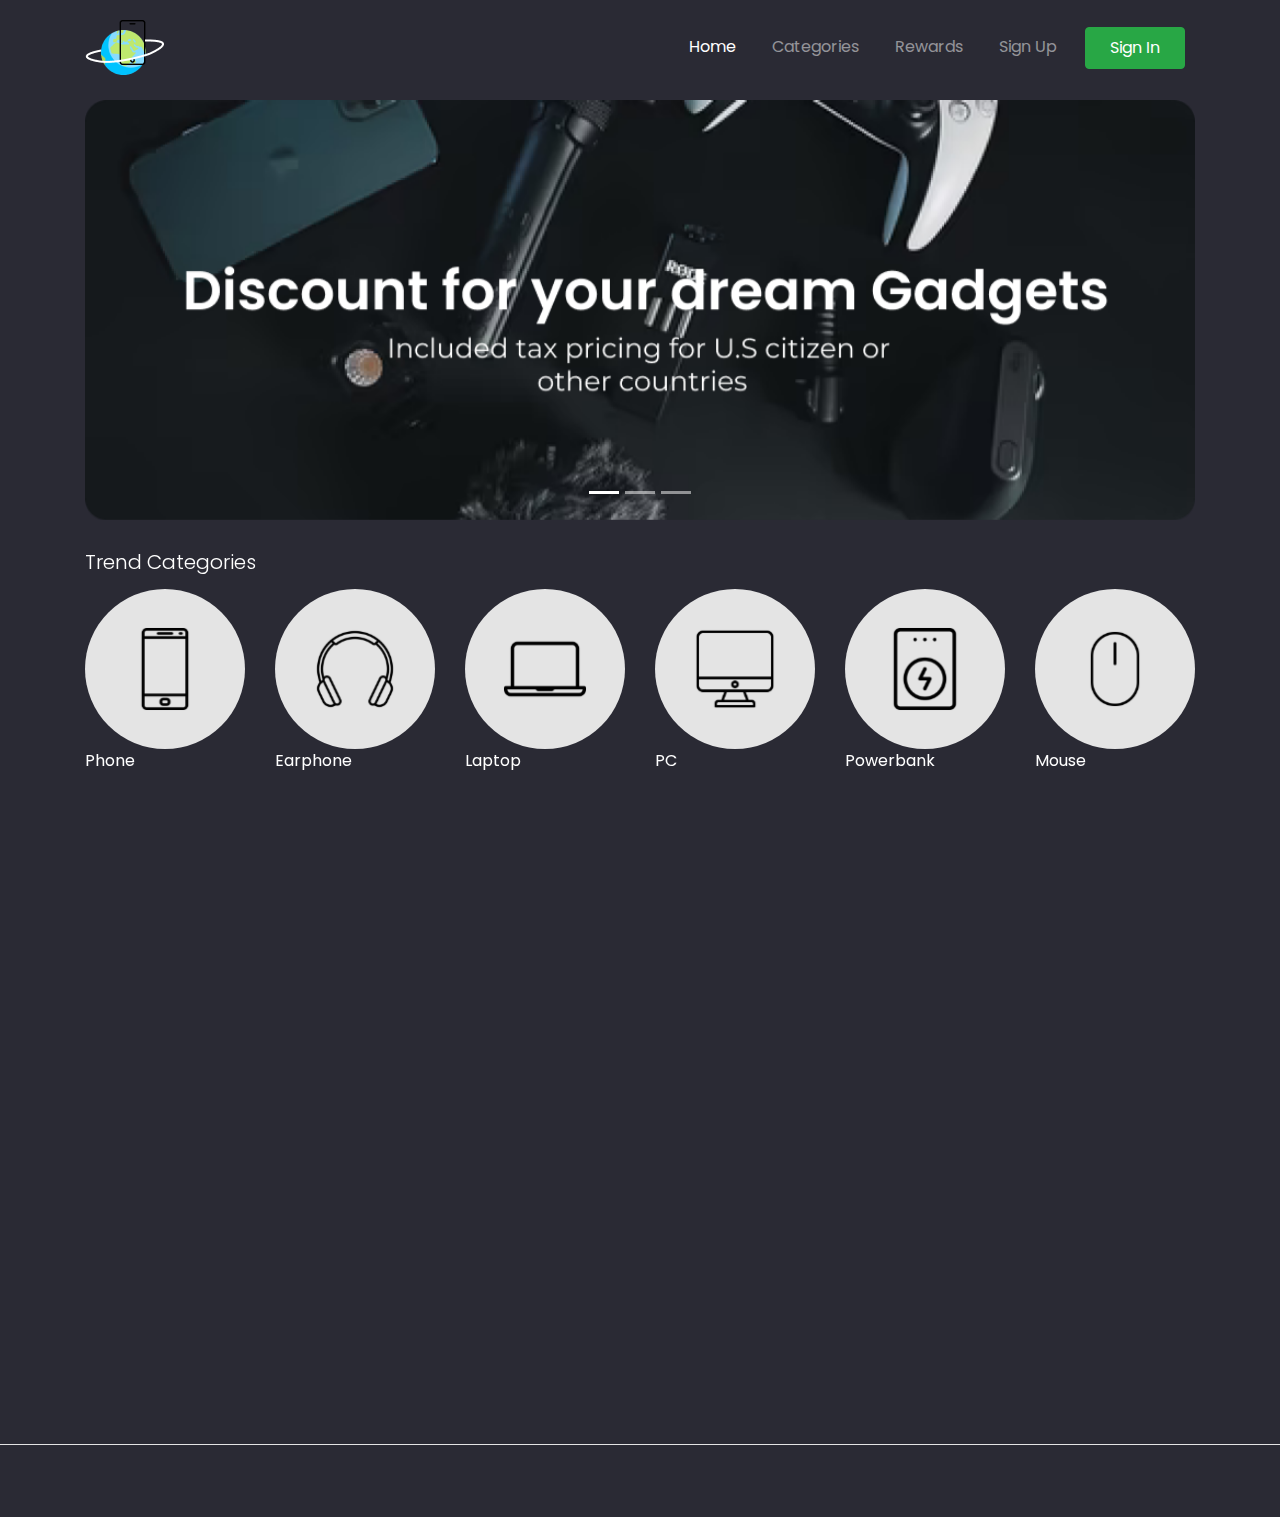
<file: index.html>
<!DOCTYPE html>
<html lang="en">
  <head>
    <meta charset="utf-8" />
    <meta
      name="viewport"
      content="width=device-width, initial-scale=1, shrink-to-fit=no"
    />
    <meta name="description" content="" />
    <meta name="author" content="" />
 
    <title>GadgetAh! - Your Best Gadget Store</title>
 
    <link href="https://unpkg.com/aos@2.3.1/dist/aos.css" rel="stylesheet" />
    <link href="style/main.css" rel="stylesheet" />
  </head>
 
  <body>
  <!-- TODO 3 Make navigation bar markup -->
  <nav
      class="navbar navbar-expand-lg navbar-dark 
      navbar-store fixed-top navbar-fixed-top"
      style="background-color: #2A2A34;"
      data-aos="fade-down">
      <div class="container">
        <a class="navbar-brand" href="/index.html">
          <img src="/images/Logo.png" alt="" />
        </a>
        <button
          class="navbar-toggler"
          type="button"
          data-toggle="collapse"
          data-target="#navbarResponsive">
          <span class="navbar-toggler-icon"></span>
        </button>
        <div class="collapse navbar-collapse" id="navbarResponsive">
          <ul class="navbar-nav ml-auto">
            <li class="nav-item active">
              <a class="nav-link" href="/">Home </a>
            </li>
            <li class="nav-item">
              <a class="nav-link" href="/categories.html">Categories</a>
            </li>
            <li class="nav-item">
              <a class="nav-link" href="#">Rewards</a>
            </li>
            <li class="nav-item">
              <a class="nav-link" href="/register.html">Sign Up</a>
            </li>
            <li class="nav-item">
              <a
                class="btn btn-success nav-link px-4 text-white"
                href="/login.html"
                >Sign In</a
              >
            </li>
          </ul>
        </div>
      </div>
    </nav>
    
    <div class="page-content page-home">
    
    <!-- TODO 7 Make Carousel -->
    <section class="store-carousel">
      <div class="container">
        <div class="row">
          <div class="col-lg-12" data-aos="zoom-in">
            <div class="carousel slide" id="storeCarousel" data-ride="carousel">
              <ol class="carousel-indicators">
                <li class="active" data-target="#storeCarousel" data-slide-to="0"></li>
                <li data-target="#storeCarousel" data-slide-to="1"></li>
                <li data-target="#storeCarousel" data-slide-to="2"></li>
              </ol>
              <div class="carousel-inner">
                <div class="carousel-item active">
                  <img src="/images/banner.png" alt="" class="d-block w-100">
                </div>
                <div class="carousel-item">
                  <img src="/images/banner1.png" alt="" class="d-block w-100">
                </div>
                <div class="carousel-item">
                  <img src="/images/banner3.png" alt="" class="d-block w-100">
                </div>
              </div>
            </div>
          </div>
        </div>
      </div> 
    </section>
 
    <!-- TODO 8 Make Trend Categories -->
    <section class="store-trend-categories">
        <div class="container">
          <div class="row">
            <div class="col-12" data-aos="fade-up">
              <h5>Trend Categories</h5>
            </div>
          </div>
          <div class="row">
            <div
              class="col-6 col-md-3 col-lg-2"
              data-aos="fade-up"
              data-aos-delay="100"
            >
              <a class="component-categories d-block" href="#">
                <div class="categories-image">
                  <img
                    src="/images/categories-phone.svg"
                    alt="Gadgets Categories"
                    class="w-100"
                  />
                </div>
                <p class="categories-text">
                  Phone
                </p>
              </a>
            </div>
              <div class="col-4 col-md-3 col-lg-2" data-aos="fade-up" data-aos-delay="200">
                <a href="#" class="component-categories d-block">
                  <div class="categories-image">
                    <img src="/images/categories-earphone.svg" alt="" class="w-100">
                  </div>
                  <p class="categories-text">
                    Earphone
                  </p>
                </a>
              </div>
              <div class="col-4 col-md-3 col-lg-2" data-aos="fade-up" data-aos-delay="300">
              <a href="#" class="component-categories d-block">
                <div class="categories-image">
                  <img src="/images/categories-laptop'.svg" alt="" class="w-100">
                </div>
                <p class="categories-text">
                  Laptop
                </p>
              </a>
            </div>
            <div class="col-4 col-md-3 col-lg-2" data-aos="fade-up" data-aos-delay="400">
              <a href="#" class="component-categories d-block">
                <div class="categories-image">
                  <img src="/images/categories-pc.svg" alt="" class="w-100">
                </div>
                <p class="categories-text">
                  PC
                </p>
              </a>
            </div>
            <div class="col-4 col-md-3 col-lg-2" data-aos="fade-up" data-aos-delay="500">
              <a href="#" class="component-categories d-block">
                <div class="categories-image">
                  <img src="/images/categories-powerbank.svg" alt="" class="w-100">
                </div>
                <p class="categories-text">
                  Powerbank
                </p>
              </a>
            </div>
            <div class="col-4 col-md-3 col-lg-2" data-aos="fade-up" data-aos-delay="600">
              <a href="#" class="component-categories d-block">
                <div class="categories-image">
                  <img src="/images/categories-mouse.svg" alt="" class="w-100">
                </div>
                <p class="categories-text">
                  Mouse
                </p>
              </a>
            </div>
          </div>
        </div>
    </section>
 
    <!-- TODO 10 make new Products  -->
    <section class="store-new-products">
        <div class="container">
          <div class="row">
            <div class="col-12" data-aos="fade-up">
                <h5>New Products</h5>
            </div>
          </div>
          <div class="row">
            <div class="col-6 col-md-4 col-lg-3" data-aos="fade-up" data-aos-delay="100">
              <a href="/details.html" class="component-products d-block">
                <div class="products-thumbnail">
                  <div class="products-image" style="background-image: url('/images/new-product-iphone.png')">
 
                  </div>
                </div>
                <div class="products-text">
                  Iphone XS Max
                </div>
                <div class="products-price">
                  $106,290
                </div>
              </a>
            </div>
            <div class="col-6 col-md-4 col-lg-3" data-aos="fade-up" data-aos-delay="200">
              <a href="/details.html" class="component-products d-block">
                <div class="products-thumbnail">
                  <div class="products-image" style="background-image: url('/images/new-product-earphone.png')">
 
                  </div>
                </div>
                <div class="products-text">
                  Sony WF-1000XM3
                </div>
                <div class="products-price">
                  $9,509
                </div>
              </a>
            </div>
            <div class="col-6 col-md-4 col-lg-3" data-aos="fade-up" data-aos-delay="300">
              <a href="/details.html" class="component-products d-block">
                <div class="products-thumbnail">
                  <div class="products-image" style="background-image: url('/images/new-product-laptop.png')">
 
                  </div>
                </div>
                <div class="products-text">
                  Macbook Pro 2021
                </div>
                <div class="products-price">
                  $110,409
                </div>
              </a>
            </div>
            <div class="col-6 col-md-4 col-lg-3" data-aos="fade-up" data-aos-delay="400">
              <a href="/details.html" class="component-products d-block">
                <div class="products-thumbnail">
                  <div class="products-image" style="background-image: url('/images/new-product-powerbank.png')">
                  </div>
                </div>
                <div class="products-text">
                  agefis Wood Powerbank 
                </div>
                <div class="products-price">
                  $225
                </div>
              </a>
            </div>
            <div class="col-6 col-md-4 col-lg-3" data-aos="fade-up" data-aos-delay="500">
              <a href="/details.html" class="component-products d-block">
                <div class="products-thumbnail">
                  <div class="products-image" style="background-image: url('/images/new-product-mouse.png')">
 
                  </div>
                </div>
                <div class="products-text">
                  Black Gaming Mouse
                </div>
                <div class="products-price">
                  $15,184
                </div>
              </a>
            </div>
            <div class="col-6 col-md-4 col-lg-3" data-aos="fade-up" data-aos-delay="600">
              <a href="/details.html" class="component-products d-block">
                <div class="products-thumbnail">
                  <div class="products-image" style="background-image: url('/images/new-product-drone.png')">
 
                  </div>
                </div>
                <div class="products-text">
                    Drone  E-273
                </div>
                <div class="products-price">
                  $42,503
                </div>
              </a>
            </div>
            <div class="col-6 col-md-4 col-lg-3" data-aos="fade-up" data-aos-delay="700">
              <a href="/details.html" class="component-products d-block">
                <div class="products-thumbnail">
                  <div class="products-image" style="background-image: url('/images/new-product-phone2.png')">
 
                  </div>
                </div>
                <div class="products-text">
                  Iphone 13 Pro Max
                </div>
                <div class="products-price">
                  $130,482
                </div>
              </a>
            </div>
            <div class="col-6 col-md-4 col-lg-3" data-aos="fade-up" data-aos-delay="800">
              <a href="/details.html" class="component-products d-block">
                <div class="products-thumbnail">
                  <div class="products-image" style="background-image: url('/images/new-product-imac.png')">
                  </div>
                </div>
                <div class="products-text">
                  iMac
                </div>
                <div class="products-price">
                  $25,783
                </div>
              </a>
            </div>
          </div>
        </div>
    </section>
    </div>
 
    <!-- TODO 12 make footer -->
    <footer>
      <div class="container">
        <div class="row">
          <div class="col-12 text-center">
            <p class="pt-4 pb-2">
              2021 Copyright Store. All Rights Reserved
            </p>
          </div>
        </div>
      </div>
    </footer>
 
    <!-- Bootstrap core JavaScript -->
    <script src="/vendor/jquery/jquery.slim.min.js"></script>
    <script src="/vendor/bootstrap/js/bootstrap.bundle.min.js"></script>
    <script src="https://unpkg.com/aos@2.3.1/dist/aos.js"></script>
    <script>
      AOS.init();
    </script>
    <script src="/script/navbar-scroll.js"></script>
  </body>
</html>
</file>
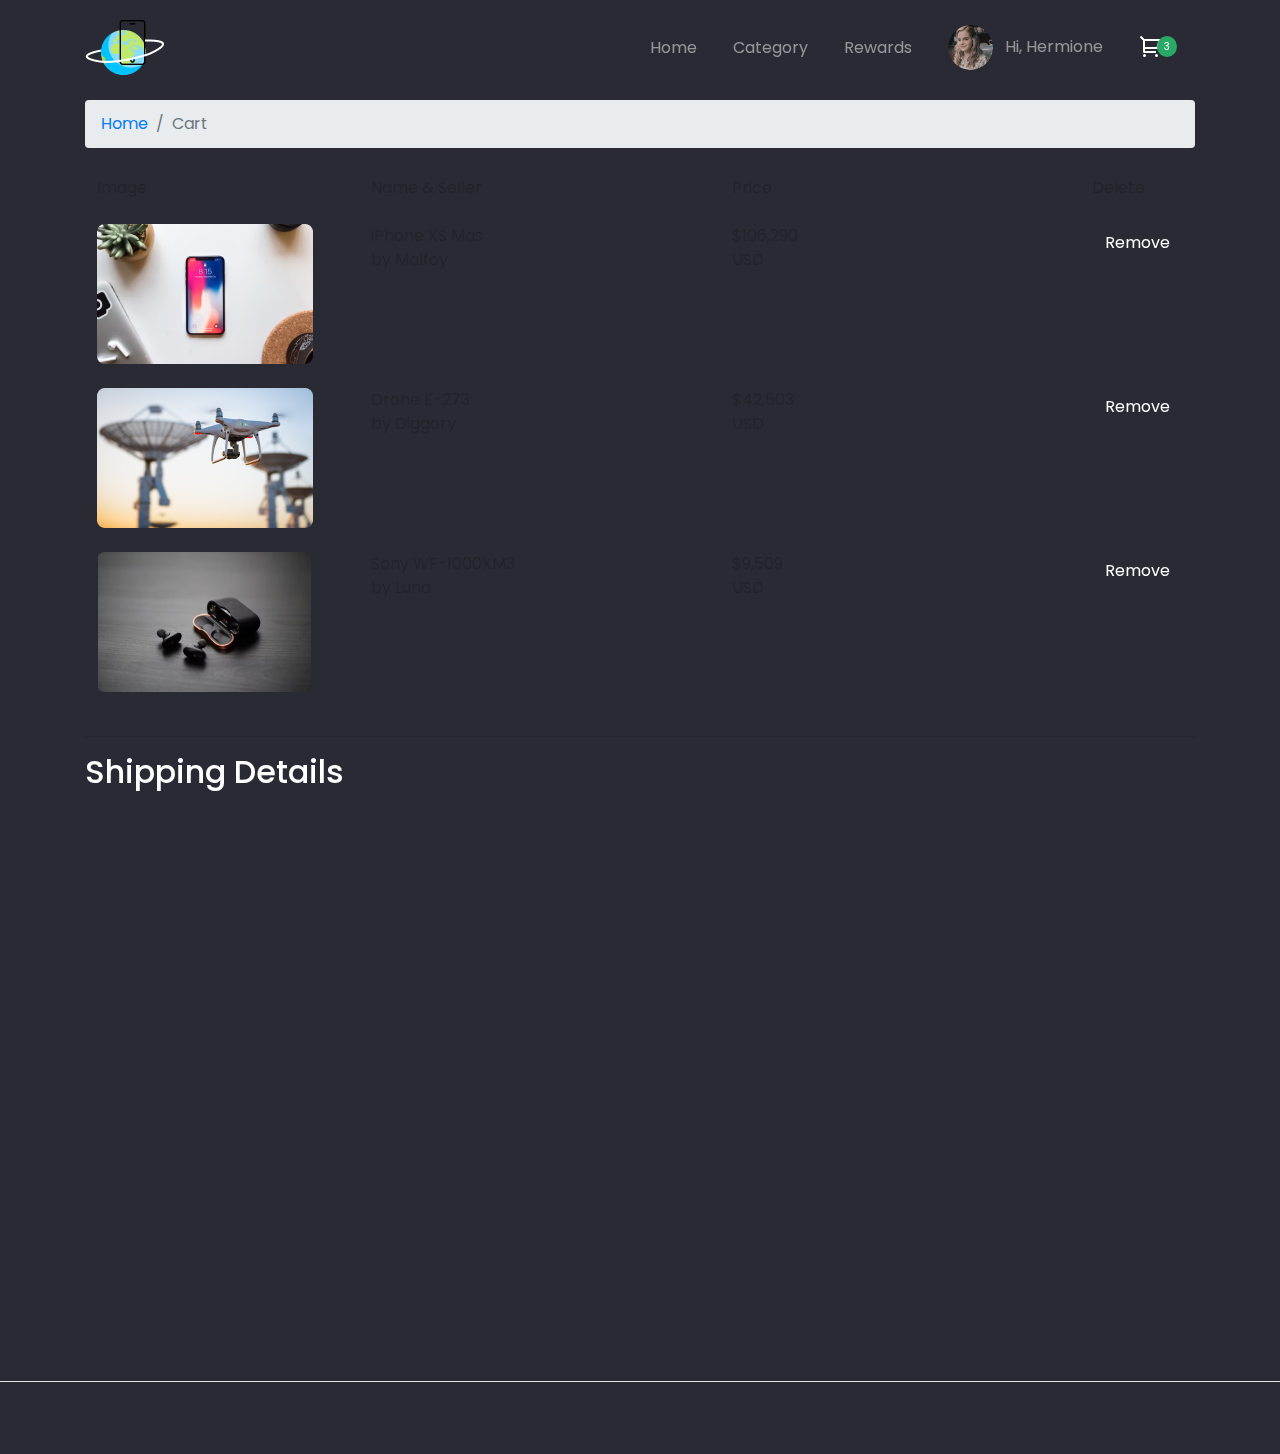
<file: cart.html>
<!-- TODO 13 Make Category Page -->
<!DOCTYPE html>
<html lang="en">
  <head>
    <meta charset="utf-8" />
    <meta
      name="viewport"
      content="width=device-width, initial-scale=1, shrink-to-fit=no"
    />
    <meta name="description" content="" />
    <meta name="author" content="" />
 
    <title>GadgetAh! - Your Best Gadget Store</title>
 
    <!-- untuk animasi -->
    <link href="https://unpkg.com/aos@2.3.1/dist/aos.css" rel="stylesheet" />
    <!-- panggil css -->
    <link href="style/main.css" rel="stylesheet" />
  </head>
 
  <body>
    <nav class="navbar navbar-expand-lg navbar-dark navbar-store fixed-top navbar-fixed-top"
        data-aos="fade-down">
      <div class="container">
        <a href="/index.html" class="navbar-brand">
          <img src="/images/Logo.png" alt="Logo" />
        </a>
        <button
          class="navbar-toggler"
          type="button"
          data-toggle="collapse"
          data-target="#navbarResponsive"
        >
          <span class="navbar-toggler-icon" id="navbarResponsive">
        </button>
        <div class="collapse navbar-collapse" id="navbarResponsive">
          <ul class="navbar-nav ml-auto">
            <li class="nav-item">
              <a href="/index.html" class="nav-link">Home</a>
            </li>
            <li class="nav-item">
              <a href="/categories.html" class="nav-link">Category</a>
            </li>
            <li class="nav-item">
              <a href="#" class="nav-link">Rewards</a>
            </li>
          </ul>
          <!-- Desktop Menu -->
          <ul class="navbar-nav d-none d-lg-flex">
            <li class="nav-item dropdown">
              <a
                class="nav-link"
                href="#"
                id="navbarDropdown"
                role="button"
                data-toggle="dropdown"
                aria-haspopup="true"
                aria-expanded="false"
              >
                <img
                  src="/images/icon-user.png"
                  alt=""
                  class="rounded-circle mr-2 profile-picture"
                />
                Hi, Hermione
              </a>
              <div class="dropdown-menu" aria-labelledby="navbarDropdown">
                <a class="dropdown-item" href="/dashboard.html">Dashboard</a>
                <a class="dropdown-item" href="/dashboard-account.html"
                  >Settings</a
                >
                <div class="dropdown-divider"></div>
                <a class="dropdown-item" href="/">Logout</a>
              </div>
            </li>
            <li class="nav-item">
              <a class="nav-link d-inline-block mt-2" href="#">
                <img src="/images/icon-cart.svg" alt="" />
                <div class="card-badge">3</div>
              </a>
            </li>
          </ul>
 
          <!-- Mobile Menu -->
          <ul class="navbar-nav d-block d-lg-none">
            <li class="nav-item">
              <a class="nav-link" href="#"> Hi, Hermione </a>
            </li>
            <li class="nav-item">
              <a class="nav-link d-inline-block" href="#"> Cart </a>
            </li>
          </ul>
          </div>
          </span>
      </div>
    </nav>
 
    <!-- Page Content -->
    <div class="page-content page-cart">
      <!-- TODO 15 Breadcrumbs markup -->
      <section class="store-breadcrumbs"
        data-aos="fade-down"
        data-aos-delay="100"
      >
        <div class="container">
          <div class="row">
            <div class="col-12">
              <nav aria-label="breadcrumb">
                <ol class="breadcrumb">
                  <li class="breadcrumb-item"><a href="/">Home</a></li>
                  <li class="breadcrumb-item active" aria-current="page">
                    Cart
                  </li>
                </ol>
              </nav>
            </div>
          </div>
        </div>
      </section>
      <section class="store-cart">
      <div class="container">
        <!-- TODO 25. Cart Item Markup -->
        <div class="row" data-aos="fade-up" data-aos-delay="100">
          <div class="col-12 table-responsive">
            <table class="table table-borderless table-cart">
              <thead>
                <tr>
                  <td>Image</td>
                  <td>Name &amp; Seller</td>
                  <td>Price</td>
                  <td>Delete</td>
                </tr>
              </thead>
              <tbody>
                <tr>
                  <td style="width: 25%;">
                    <img src="/images/new-product-iphone.png" alt="" class="cart-image">
                  </td>
                  <td style="width: 35%;">
                    <div class="product-title">iPhone XS Mas</div>
                    <div class="product-subtitle">by Malfoy</div>
                  </td>
                  <td style="width: 35%;">
                    <div class="product-title">$106,290</div>
                    <div class="product-subtitle">USD</div>
                  </td>
                  <td style="width: 20%;">
                    <a href="#" class="btn btn-remove-cart">Remove</a>
                  </td>
                </tr>
                <tr>
                  <td style="width: 25%;">
                    <img src="/images/new-product-drone.png" alt="" class="cart-image">
                  </td>
                  <td style="width: 30%;">
                    <div class="product-title">Drone E-273</div>
                  <div class="product-subtitle">by Diggory</div>
                  </td>
                  <td style="width: 30%;">
                    <div class="product-title">$42,503</div>
                    <div class="product-subtitle">USD</div>
                  </td>
                  <td style="width: 20%;">
                    <a href="#" class="btn btn-remove-cart">Remove</a>
                  </td>
                </tr>
                <tr>
                  <td style="width: 25%;">
                    <img src="/images/new-product-earphone.png" alt="" class="cart-image">
                  </td>
                  <td style="width: 30%;">
                    <div class="products-title">Sony WF-1000XM3</div>
                    <div class="product-subtitle">by Luna</div>
                  </td>
                  <td style="width: 30%;">
                    <div class="product-title">$9,509</div>
                    <div class="product-subtitle">USD</div>
                  </td>
                  <td style="width: 20%;">
                    <a href="#" class="btn btn-remove-cart">Remove</a>
                  </td>
                </tr>
              </tbody>
            </table>
          </div>
        </div>
        <!-- TODO 27 Shipping Information Markup -->
        <div class="row" data-aos="fade-up" data-aos-delay="200">
          <div class="col-12">
            <hr>
          </div>
          <div class="col-12">
            <h2 class="mb-4">Shipping Details</h2>
          </div>
 
        </div>
        <div class="row mb-2" data-aos="fade-up" data-aos-delay="300">
          <div class="col-md-6">
            <div class="form-group">
              <label for="addressOne">Address 1</label>
              <input type="text" class="form-control" id="addressOne" name="addressOne" value="Kavling Palm Residence">
            </div>
          </div>
          <div class="col-md-6">
            <div class="form-group">
              <label for="addressTwo">Address 2</label>
              <input type="text" class="form-control" id="addressTwo" name="addressTwo" value="Jl. Pertamina A">
            </div>
          </div>
          <div class="col-md-4">
            <div class="form-group">
              <label for="province">Province</label>
              <select name="province" id="province" class="form-control">
                <option value="West Java">West Java</option>
              </select>
            </div>
          </div>
          <div class="col-md-4">
            <div class="form-group">
              <label for="city">City</label>
              <select name="city" id="city" class="form-control">
                <option value="Bekasi">Bekasi</option>
              </select>
            </div>
          </div>
          <div class="col-md-4">
            <div class="form-group">
              <label for="postalCode">Postal Code</label>
              <input type="text" 
              class="form-control"
              id="postalCode"
              name="postalCode"
              value="17433"
              >
            </div>
          </div>
          <div class="col-md-6">
            <div class="form-group">
              <label for="country">Country</label>
              <input type="text" 
              class="form-control"
              id="country"
              name="country"
              value="Indonesia"
              >
            </div>
          </div>
          <div class="col-md-6">
            <div class="form-group">
              <label for="mobile">Mobile</label>
              <input type="text" 
              class="form-control"
              id="mobile"
              name="mobile"
              value="089667600110"
              >
            </div>
          </div>
        </div>
        <!-- TODO 28 Payment information markup -->
        <div class="row mt-3" data-aos="fade-up" data-aos-delay="400">
          <div class="col-12">
            <hr />
          </div>
          <div class="col-12">
            <h2>Payment Informations</h2>
          </div>
        </div>
        <div class="row" data-aos="fade-up" data-aos-delay="400">
          <div class="col-4 col-md-2">
            <div class="product-title">$10</div>
            <div class="product-subtitle">Country Tax</div>
          </div>
          <div class="col-4 col-md-3">
            <div class="product-title">$280</div>
            <div class="product-subtitle">Product Insurance</div>
          </div>
          <div class="col-4 col-md-2">
            <div class="product-title">$580</div>
            <div class="product-subtitle">Ship to Bandung</div>
          </div>
          <div class="col-4 col-md-2">
            <div class="product-title">$970</div>
            <div class="product-subtitle">Total</div>
          </div>
          <div class="col-8 col-md-3">
            <a href="/success.html" class="btn btn-success mt-4 px-4 btn-block">
            Check out now</a>
          </div>
        </div>
      </div>
      </section>
    </div>
 
    <footer>
      <div class="container">
        <div class="row">
          <div class="col-12 text-center">
            <p class="pt-4 pb-2">
              2021 Copyright Store. All Rights Reserved
            </p>
          </div>
        </div>
      </div>
    </footer>
    <!-- Bootstrap core JavaScript -->
    <script src="/vendor/jquery/jquery.slim.min.js"></script>
    <script src="/vendor/bootstrap/js/bootstrap.bundle.min.js"></script>
    <script src="https://unpkg.com/aos@2.3.1/dist/aos.js"></script>
    <script>
      AOS.init();
    </script>
    <script src="/script/navbar-scroll.js">
    </script>
  </body>
</html>
</file>
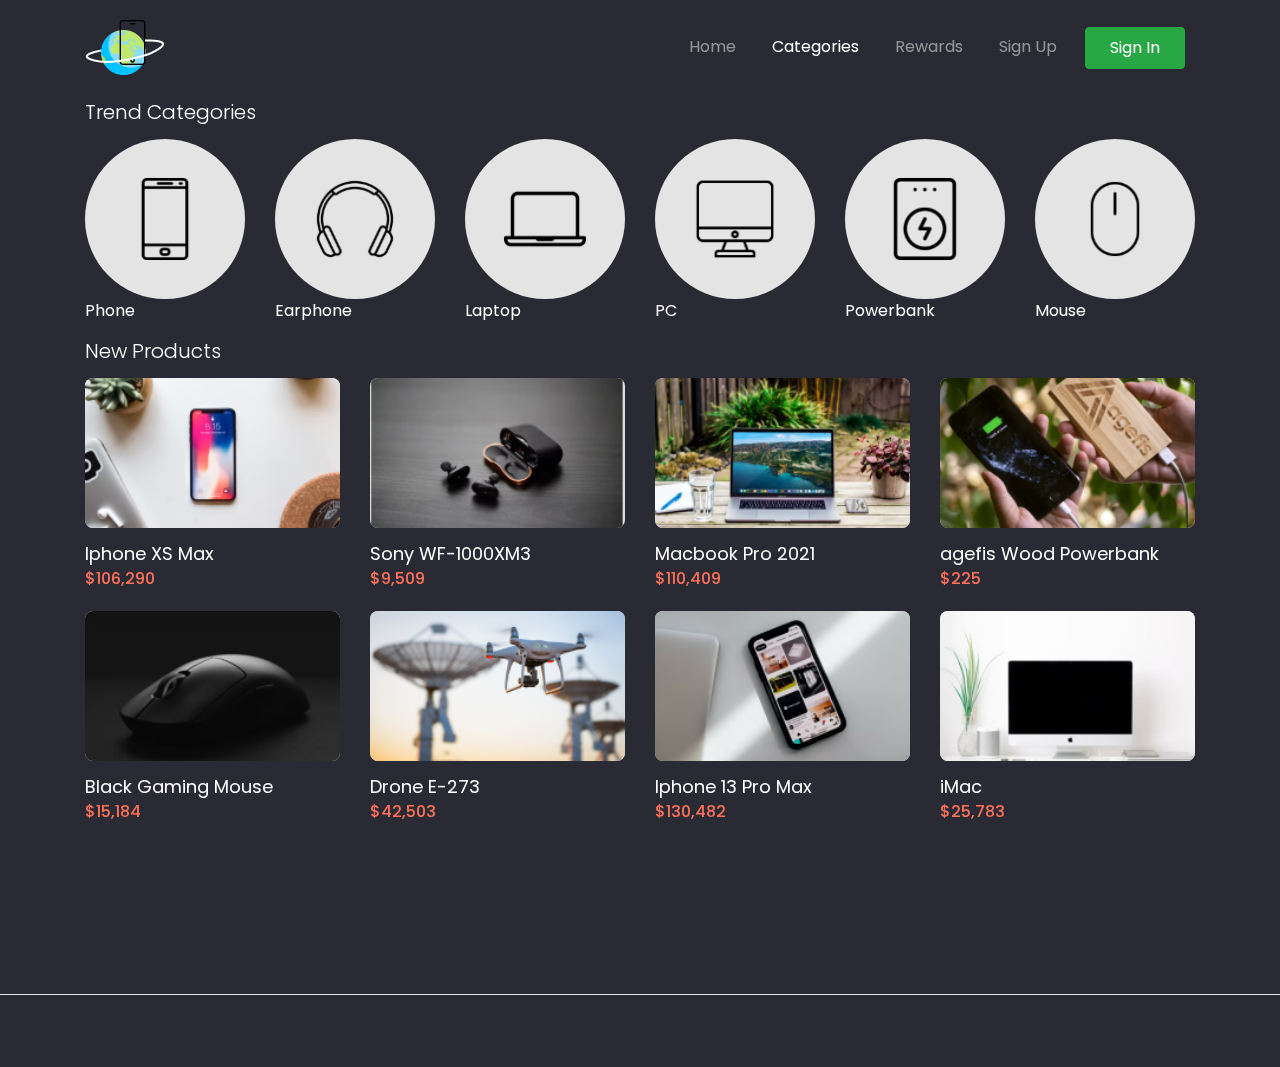
<file: categories.html>
<!-- TODO 13 make Categories Page -->
<!DOCTYPE html>
<html lang="en">
  <head>
    <meta charset="utf-8" />
    <meta
      name="viewport"
      content="width=device-width, initial-scale=1, shrink-to-fit=no"
    />
    <meta name="description" content="" />
    <meta name="author" content="" />
 
    <title>GadgetAh! - Your Best Gadget Store</title>
 
    <link href="https://unpkg.com/aos@2.3.1/dist/aos.css" rel="stylesheet" />
    <link href="style/main.css" rel="stylesheet" />
  </head>
 
  <body>

  <nav
      class="navbar navbar-expand-lg navbar-dark 
      navbar-store fixed-top navbar-fixed-top"
      data-aos="fade-down">
      <div class="container">
        <a class="navbar-brand" href="/index.html">
          <img src="/images/Logo.png" alt="" />
        </a>
        <button
          class="navbar-toggler"
          type="button"
          data-toggle="collapse"
          data-target="#navbarResponsive">
          <span class="navbar-toggler-icon"></span>
        </button>
        <div class="collapse navbar-collapse" id="navbarResponsive">
          <ul class="navbar-nav ml-auto">
            <li class="nav-item">
              <a class="nav-link" href="/">Home </a>
            </li>
            <li class="nav-item active">
              <a class="nav-link" href="/categories.html">Categories</a>
            </li>
            <li class="nav-item">
              <a class="nav-link" href="#">Rewards</a>
            </li>
            <li class="nav-item">
              <a class="nav-link" href="/register.html">Sign Up</a>
            </li>
            <li class="nav-item">
              <a
                class="btn btn-success nav-link px-4 text-white"
                href="/login.html"
                >Sign In</a
              >
            </li>
          </ul>
        </div>
      </div>
    </nav>
    
    <div class="page-content page-home">
 
       <!-- TODO 8 Make Trend Categories -->
    <section class="store-trend-categories">
      <div class="container">
        <div class="row">
          <div class="col-12" data-aos="fade-up">
            <h5>Trend Categories</h5>
          </div>
        </div>
        <div class="row">
          <div class="col-4 col-md-3 col-lg-2" data-aos="fade-up" data-aos-delay="100">
            <a href="#" class="component-categories d-block">
              <div class="categories-image">
                <img src="/images/categories-phone.svg" alt="" class="w-100">
              </div>
              <p class="categories-text">
                Phone
              </p>
            </a>
          </div>
            <div class="col-4 col-md-3 col-lg-2" data-aos="fade-up" data-aos-delay="200">
              <a href="#" class="component-categories d-block">
                <div class="categories-image">
                  <img src="/images/categories-earphone.svg" alt="" class="w-100">
                </div>
                <p class="categories-text">
                  Earphone
                </p>
              </a>
            </div>
            <div class="col-4 col-md-3 col-lg-2" data-aos="fade-up" data-aos-delay="300">
            <a href="#" class="component-categories d-block">
              <div class="categories-image">
                <img src="/images/categories-laptop'.svg" alt="" class="w-100">
              </div>
              <p class="categories-text">
                Laptop
              </p>
            </a>
          </div>
          <div class="col-4 col-md-3 col-lg-2" data-aos="fade-up" data-aos-delay="400">
            <a href="#" class="component-categories d-block">
              <div class="categories-image">
                <img src="/images/categories-pc.svg" alt="" class="w-100">
              </div>
              <p class="categories-text">
                PC
              </p>
            </a>
          </div>
          <div class="col-4 col-md-3 col-lg-2" data-aos="fade-up" data-aos-delay="500">
            <a href="#" class="component-categories d-block">
              <div class="categories-image">
                <img src="/images/categories-powerbank.svg" alt="" class="w-100">
              </div>
              <p class="categories-text">
                Powerbank
              </p>
            </a>
          </div>
          <div class="col-4 col-md-3 col-lg-2" data-aos="fade-up" data-aos-delay="600">
            <a href="#" class="component-categories d-block">
              <div class="categories-image">
                <img src="/images/categories-mouse.svg" alt="" class="w-100">
              </div>
              <p class="categories-text">
                Mouse
              </p>
            </a>
          </div>
        </div>
      </div>
  </section>

  <!-- TODO 10 make new Products  -->
  <section class="store-new-products">
      <div class="container">
        <div class="row">
          <div class="col-12" data-aos="fade-up">
              <h5>New Products</h5>
          </div>
        </div>
        <div class="row">
          <div class="col-6 col-md-4 col-lg-3" data-aos="fade-up" data-aos-delay="100">
            <a href="/details.html" class="component-products d-block">
              <div class="products-thumbnail">
                <div class="products-image" style="background-image: url('/images/new-product-iphone.png')">

                </div>
              </div>
              <div class="products-text">
                Iphone XS Max
              </div>
              <div class="products-price">
                $106,290
              </div>
            </a>
          </div>
          <div class="col-6 col-md-4 col-lg-3" data-aos="fade-up" data-aos-delay="200">
            <a href="/details.html" class="component-products d-block">
              <div class="products-thumbnail">
                <div class="products-image" style="background-image: url('/images/new-product-earphone.png')">

                </div>
              </div>
              <div class="products-text">
                Sony WF-1000XM3
              </div>
              <div class="products-price">
                $9,509
              </div>
            </a>
          </div>
          <div class="col-6 col-md-4 col-lg-3" data-aos="fade-up" data-aos-delay="300">
            <a href="/details.html" class="component-products d-block">
              <div class="products-thumbnail">
                <div class="products-image" style="background-image: url('/images/new-product-laptop.png')">

                </div>
              </div>
              <div class="products-text">
                Macbook Pro 2021
              </div>
              <div class="products-price">
                $110,409
              </div>
            </a>
          </div>
          <div class="col-6 col-md-4 col-lg-3" data-aos="fade-up" data-aos-delay="400">
            <a href="/details.html" class="component-products d-block">
              <div class="products-thumbnail">
                <div class="products-image" style="background-image: url('/images/new-product-powerbank.png')">
                </div>
              </div>
              <div class="products-text">
                agefis Wood Powerbank 
              </div>
              <div class="products-price">
                $225
              </div>
            </a>
          </div>
          <div class="col-6 col-md-4 col-lg-3" data-aos="fade-up" data-aos-delay="500">
            <a href="/details.html" class="component-products d-block">
              <div class="products-thumbnail">
                <div class="products-image" style="background-image: url('/images/new-product-mouse.png')">

                </div>
              </div>
              <div class="products-text">
                Black Gaming Mouse
              </div>
              <div class="products-price">
                $15,184
              </div>
            </a>
          </div>
          <div class="col-6 col-md-4 col-lg-3" data-aos="fade-up" data-aos-delay="600">
            <a href="/details.html" class="component-products d-block">
              <div class="products-thumbnail">
                <div class="products-image" style="background-image: url('/images/new-product-drone.png')">

                </div>
              </div>
              <div class="products-text">
                  Drone  E-273
              </div>
              <div class="products-price">
                $42,503
              </div>
            </a>
          </div>
          <div class="col-6 col-md-4 col-lg-3" data-aos="fade-up" data-aos-delay="700">
            <a href="/details.html" class="component-products d-block">
              <div class="products-thumbnail">
                <div class="products-image" style="background-image: url('/images/new-product-phone2.png')">

                </div>
              </div>
              <div class="products-text">
                Iphone 13 Pro Max
              </div>
              <div class="products-price">
                $130,482
              </div>
            </a>
          </div>
          <div class="col-6 col-md-4 col-lg-3" data-aos="fade-up" data-aos-delay="800">
            <a href="/details.html" class="component-products d-block">
              <div class="products-thumbnail">
                <div class="products-image" style="background-image: url('/images/new-product-imac.png')">
                </div>
              </div>
              <div class="products-text">
                iMac
              </div>
              <div class="products-price">
                $25,783
              </div>
            </a>
          </div>
        </div>
      </div>
  </section>
  </div>

    <footer>
      <div class="container">
        <div class="row">
          <div class="col-12 text-center">
            <p class="pt-4 pb-2">
              2021 Copyright Store. All Rights Reserved
            </p>
          </div>
        </div>
      </div>
    </footer>
 
    <!-- Bootstrap core JavaScript -->
    <script src="/vendor/jquery/jquery.slim.min.js"></script>
    <script src="/vendor/bootstrap/js/bootstrap.bundle.min.js"></script>
    <script src="https://unpkg.com/aos@2.3.1/dist/aos.js"></script>
    <script>
      AOS.init();
    </script>
    <script src="/script/navbar-scroll.js"></script>
  </body>
</html>
</file>
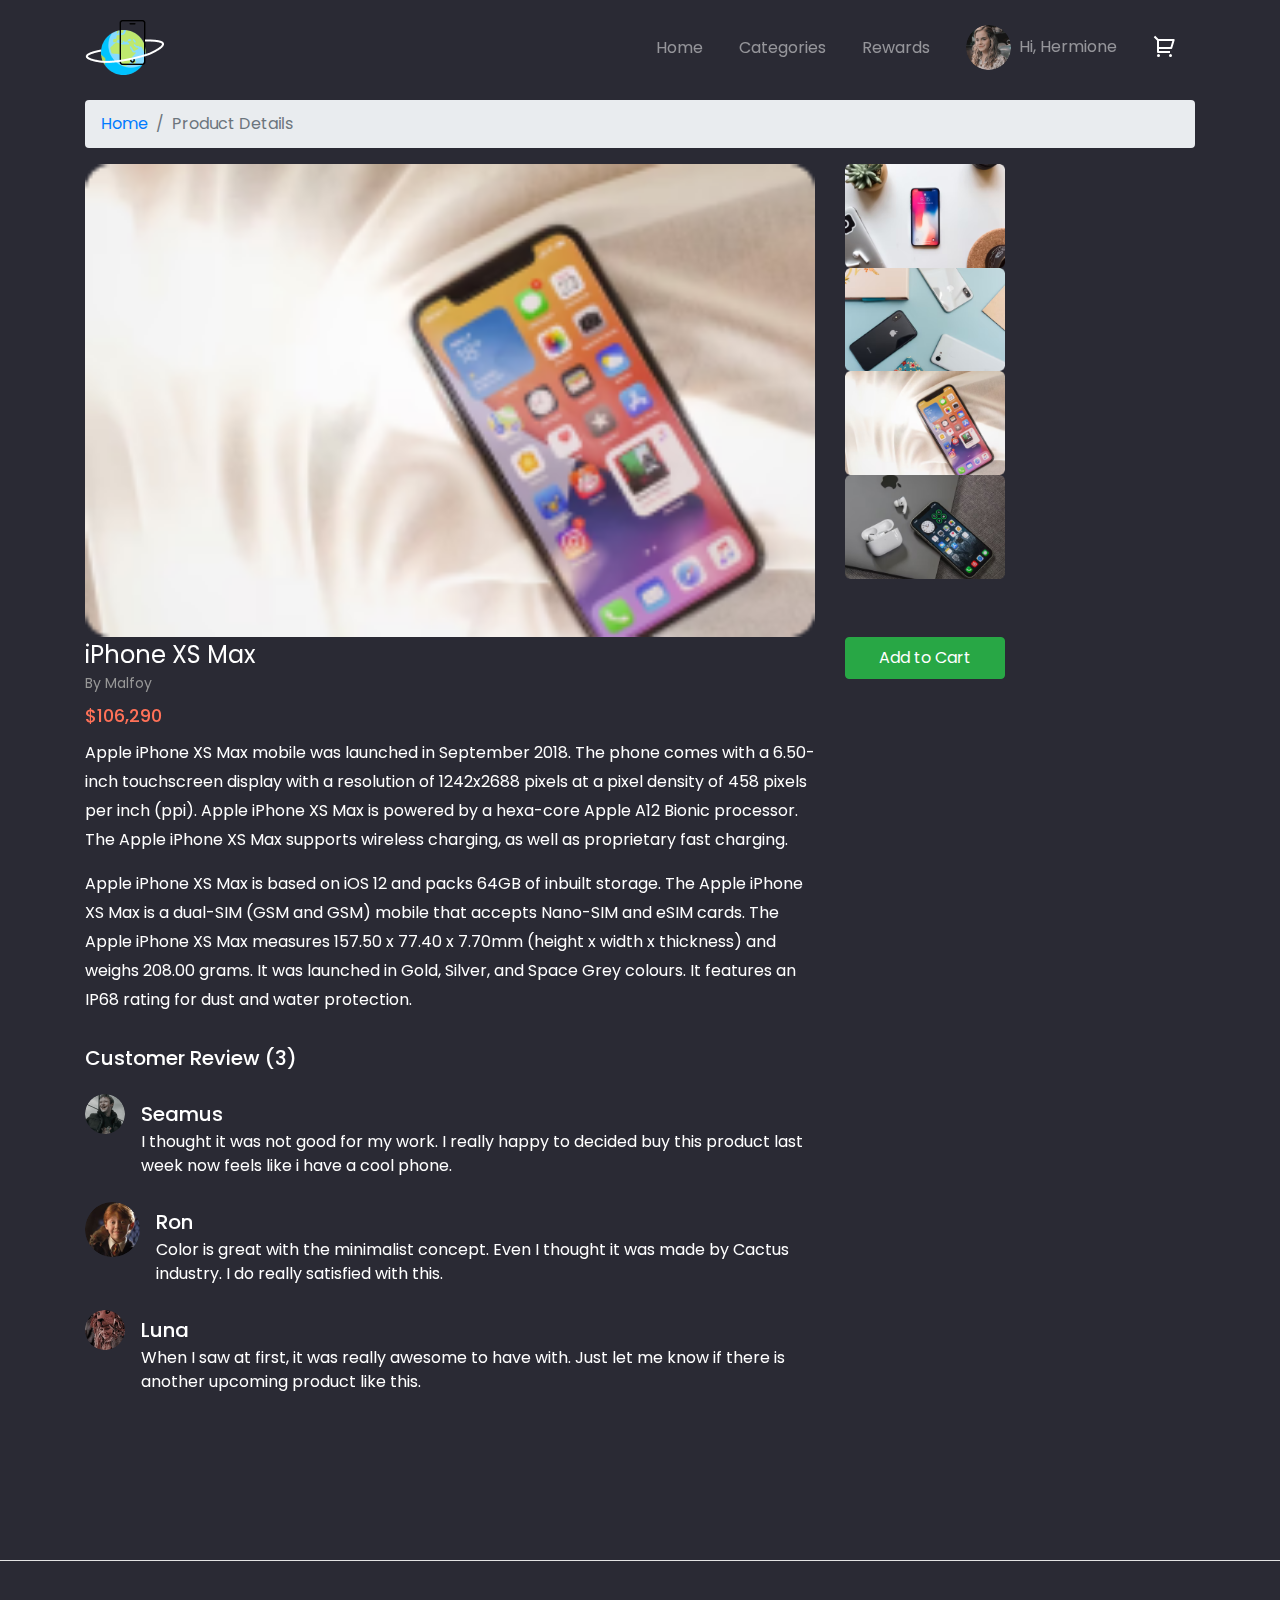
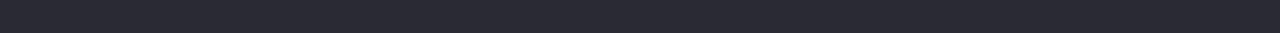
<file: details.html>
<!-- TODO 14 make Detail Page -->
<!DOCTYPE html>
<html lang="en">

<head>
  <meta charset="utf-8" />
  <meta name="viewport" content="width=device-width, initial-scale=1, shrink-to-fit=no" />
  <meta name="description" content="" />
  <meta name="author" content="" />

  <title>GadgetAh! - Your Best Gadget Store</title>

  <link href="https://unpkg.com/aos@2.3.1/dist/aos.css" rel="stylesheet" />
  <link href="style/main.css" rel="stylesheet" />
</head>

<body>

  <nav class="navbar navbar-expand-lg navbar-dark 
      navbar-store fixed-top navbar-fixed-top" data-aos="fade-down">
    <div class="container">
      <a class="navbar-brand" href="/index.html">
        <img src="/images/Logo.png" alt="" />
      </a>
      <button class="navbar-toggler" type="button" data-toggle="collapse" data-target="#navbarResponsive">
        <span class="navbar-toggler-icon"></span>
      </button>
      <div class="collapse navbar-collapse" id="navbarResponsive">
        <ul class="navbar-nav ml-auto">
          <li class="nav-item">
            <a class="nav-link" href="/">Home </a>
          </li>
          <li class="nav-item">
            <a class="nav-link" href="/categories.html">Categories</a>
          </li>
          <li class="nav-item">
            <a class="nav-link" href="#">Rewards</a>
          </li>
        </ul>
        <!-- Desktop Menu -->
        <ul class="navbar-nav d-none d-lg-flex">
          <li class="nav-item dropdown">
            <a class="nav-link" href="#" id="navbarDropdown" role="button" data-toggle="dropdown">
              <img src="/images/icon-user.png" alt="" class="rounded-circle mr-2 profile-picture" />Hi, Hermione
            </a>
            <div class="dropdown-menu">
              <a class="dropdown-item" href="/dashboard.html">Dashboard</a>
              <a class="dropdown-item" href="/dashboard-account.html"> Settings</a>
              <div class="dropdown-divider"></div>
              <a class="dropdown-item" href="/">Logout</a>
            </div>
          </li>
          <li class="nav-item">
            <a class="nav-link d-inline-block mt-2" href="#">
              <img src="/images/icon-cart.svg" alt="" />
            </a>
          </li>
        </ul>

        <!-- Mobile Menu -->
        <ul class="navbar-nav d-block d-lg-none">
          <li class="nav-item">
            <a class="nav-link" href="#"> Hi, Hermione </a>
          </li>
          <li class="nav-item">
            <a class="nav-link d-inline-block" href="#"> Cart </a>
          </li>
        </ul>

      </div>
    </div>
  </nav>

  <div class="page-content page-details">
    <!-- TODO 15 Section Breadcrumb Markup -->
    <section class="store-breadcrumbs" 
    data-aos="fade-down" 
    data-aos-delay="100">
      <div class="container">
        <div class="row">
          <div class="col-12">
            <nav aria-label="breadcrumb">
              <ol class="breadcrumb">
                <li class="breadcrumb-item"><a href="/">Home</a></li>
                <li class="breadcrumb-item active" aria-current="page">
                  Product Details
                </li>
              </ol>
            </nav>
          </div>
        </div>
      </div>
    </section>
  
    <!-- TODO 18 Galery Markup -->
    <section class="store-gallery" id="gallery">
      <div class="container">
        <div class="row">
          <div class="col-lg-8" data-aos="zoom-in">
            <transition name="slide-fade" mode="out-in">
              <img
                :key="photos[activePhoto].id"
                :src="photos[activePhoto].url"
                class="w-100 main-image"
                alt=""
              />
            </transition>
          </div>
          <div class="col-lg-2">
            <div class="row">
              <div
                class="col-3 col-lg-12 mt-2 mt-lg-0"
                v-for="(photo, index) in photos"
                :key="photo.id"
                data-aos="zoom-in"
                data-aos-delay="100"
              >
                <a href="#" @click="changeActive(index)">
                  <img
                    :src="photo.url"
                    class="w-100 thumbnail-image"
                    :class="{ active: index == activePhoto }"
                    alt=""
                  />
                </a>
              </div>
            </div>
          </div>
        </div>
      </div>
    </section>
    <!-- TODO 20 Gallery Markup-->
    <div class="store-details-container">
      <section class="store-heading" data-aos="fade-up" data-aos-delay="700">
        <div class="container">
          <div class="row">
            <div class="col-lg-8">
              <h1>iPhone XS Max</h1>
              <div class="owner">By Malfoy</div>
              <div class="price">$106,290</div>
            </div>
            <div class="col-lg-2" data-aos="zoom-in">
              <a
                class="
                  btn btn-success
                  nav-link
                  px-4
                  text-white
                  btn-block
                  mb-3
                "
                href="/cart.html"
                >Add to Cart</a>
            </div>
          </div>
        </div>
      </section>
      <section class="store-description" data-aos="fade-up" data-aos-delay="700"
      >
        <div class="container">
          <div class="row">
            <div class="col-12 col-lg-8">
              <p>
                Apple iPhone XS Max mobile was launched in September 2018. The phone comes with a 6.50-inch touchscreen display with a resolution of 1242x2688 pixels at a pixel density of 458 pixels per inch (ppi). Apple iPhone XS Max is powered by a hexa-core Apple A12 Bionic processor. The Apple iPhone XS Max supports wireless charging, as well as proprietary fast charging.
              </p>
              <p>
                Apple iPhone XS Max is based on iOS 12 and packs 64GB of inbuilt storage. The Apple iPhone XS Max is a dual-SIM (GSM and GSM) mobile that accepts Nano-SIM and eSIM cards. The Apple iPhone XS Max measures 157.50 x 77.40 x 7.70mm (height x width x thickness) and weighs 208.00 grams. It was launched in Gold, Silver, and Space Grey colours. It features an IP68 rating for dust and water protection.
              </p>
            </div>
          </div>
        </div>
      </section>
    </div>
    <section class="store-review" data-aos="fade-up" data-aos-delay="700">
      <div class="container">
        <div class="row">
          <div class="col-12 col-lg-8 mt-3 mb-3">
            <h5>Customer Review (3)</h5>
          </div>
        </div>
        <div class="row">
          <div class="col-12 col-lg-8">
            <ul class="list-unstyled">
              <li class="media">
                <img
                  src="/images/icon-testimonial-1.png"
                  class="mr-3 rounded-circle"
                  alt=""
                />
                <div class="media-body">
                  <h5 class="mt-2 mb-1">Seamus</h5>
                  I thought it was not good for my work. I really happy
                  to decided buy this product last week now feels like
                  i have a cool phone.
                </div>
              </li>
              <li class="media my-4">
                <img
                  src="/images/icon-testimonial-2.png"
                  class="mr-3 rounded-circle"
                  alt=""
                />
                <div class="media-body">
                  <h5 class="mt-2 mb-1">Ron</h5>
                  Color is great with the minimalist concept. Even I thought
                  it was made by Cactus industry. I do really satisfied with
                  this.
                </div>
              </li>
              <li class="media">
                <img
                  src="/images/icon-testimonial-3.png"
                  class="mr-3 rounded-circle"
                  alt=""
                />
                <div class="media-body">
                  <h5 class="mt-2 mb-1">Luna</h5>
                  When I saw at first, it was really awesome to have with.
                  Just let me know if there is another upcoming product like
                  this.
                </div>
              </li>
            </ul>
          </div>
        </div>
    
    </section>
  </div>
  </div>

  <footer>
    <div class="container">
      <div class="row">
        <div class="col-12 text-center">
          <p class="pt-4 pb-2">
            2021 Copyright Store. All Rights Reserved
          </p>
        </div>
      </div>
    </div>
  </footer>

  <!-- Bootstrap core JavaScript -->
  <script src="/vendor/jquery/jquery.slim.min.js"></script>
  <script src="/vendor/bootstrap/js/bootstrap.bundle.min.js"></script>
  <script src="https://unpkg.com/aos@2.3.1/dist/aos.js"></script>
  <script>
    AOS.init();
  </script>
  <script src="/vendor/vue/vue.js"></script>

  <!-- TODO 17 Gallery VueJS -->
  <script>
    var gallery = new Vue({
      el: "#gallery",
      mounted() {
        AOS.init();
      },
      data: {
        activePhoto: 2,
        photos: [
          {
            id: 0,
            url: "/images/product-details-1.png",
          },
          {
            id: 1,
            url: "/images/product-details-2.png",
          },
          {
            id: 2,
            url: "/images/product-details-3.png",
          },
          {
            id: 3,
            url: "/images/product-details-4.png",
          },
        ],
      },
      methods: {
        changeActive(id) {
          this.activePhoto = id;
        },
      },
    });
  </script>
  <script src="/script/navbar-scroll.js"></script>
</body>

</html>
</file>
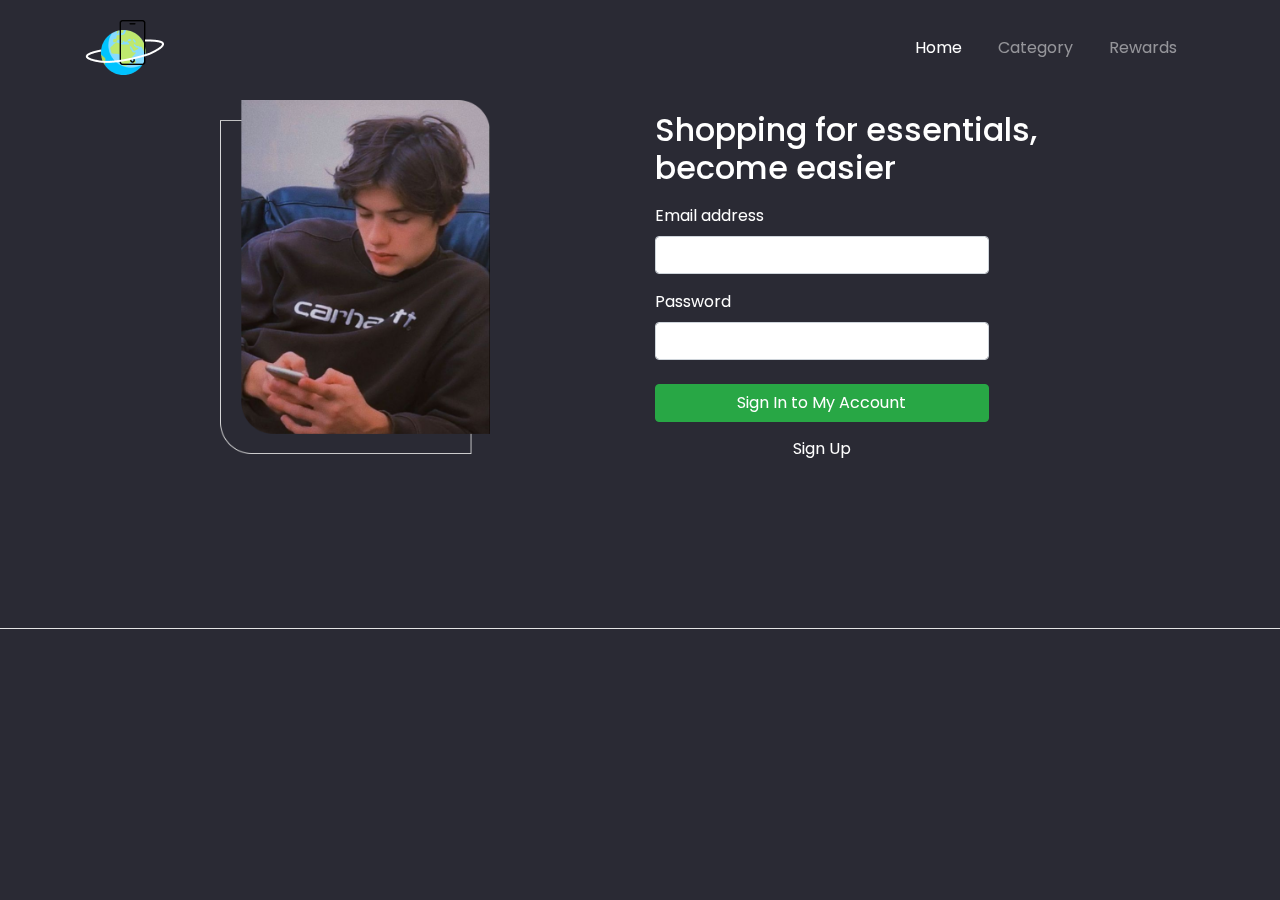
<file: login.html>
<!-- TODO 32 Login Markup -->
<!DOCTYPE html>
<html lang="en">
  <head>
    <meta charset="utf-8" />
    <meta
      name="viewport"
      content="width=device-width, initial-scale=1, shrink-to-fit=no"
    />
    <meta name="description" content="" />
    <meta name="author" content="" />
 
    <title>GadgetAh! - Your Best Gadget Store</title>
 
    <!-- untuk animasi -->
    <link href="https://unpkg.com/aos@2.3.1/dist/aos.css" rel="stylesheet" />
    <!-- panggil css -->
    <link href="style/main.css" rel="stylesheet" />
  </head>
 
  <body>
    <nav
      class="
        navbar navbar-expand-lg navbar-dark navbar-store
        fixed-top
        navbar-fixed-top
      "
      data-aos="fade-down"
    >
      <div class="container">
        <a href="/index.html" class="navbar-brand">
          <img src="/images/Logo.png" alt="Logo" />
        </a>
        <button
          class="navbar-toggler"
          type="button"
          data-toggle="collapse"
          data-target="#navbarResponsive"
        >
          <span class="navbar-toggler-icon" id="navbarResponsive">
            </button>
            <div class="collapse navbar-collapse" id="navbarResponsive">
            <ul class="navbar-nav ml-auto">
              <li class="nav-item active">
                <a href="/index.html" class="nav-link">Home</a>
              </li>
              <li class="nav-item">
                <a href="/categories.html" class="nav-link">Category</a>
              </li>
              <li class="nav-item">
                <a href="#" class="nav-link">Rewards</a>
              </li>
            </ul>
            </div>
          </span>
      </div>
    </nav>
 
    <!-- Page Content -->
    <div class="page-content page-auth">
      <div class="section-store-auth" data-aos="fade-up">
        <div class="container">
          <div class="row align-items-center row-login">
            <div class="col-lg-6 text-center">
              <img
                src="/images/login-placeholder.png"
                alt=""
                class="w-50 mb-4 mb-lg-none"
              />
            </div>
            <div class="col-lg-5">
              <h2>
                Shopping for essentials, <br />
                become easier
              </h2>
              <form class="mt-3">
                <div class="form-group">
                  <label>Email address</label>
                  <input
                    type="email"
                    class="form-control w-75"
                    aria-describedby="emailHelp"
                  />
                </div>
                <div class="form-group">
                  <label>Password</label>
                  <input type="password" class="form-control w-75" />
                </div>
                <a
                  class="btn btn-success btn-block w-75 mt-4"
                  href="/index.html"
                >
                  Sign In to My Account
                </a>
                <a class="btn btn-signup w-75 mt-2" href="/register.html">
                  Sign Up
                </a>
              </form>
            </div>
          </div>
        </div>
      </div>
    </div>
 
    <footer>
      <div class="container">
        <div class="row">
          <div class="col-12 text-center">
            <p class="pt-4 pb-2">
              2021 Copyright Store. All Rights Reserved
            </p>
          </div>
        </div>
      </div>
    </footer>
    <!-- Bootstrap core JavaScript -->
    <script src="/vendor/jquery/jquery.slim.min.js"></script>
    <script src="/vendor/bootstrap/js/bootstrap.bundle.min.js"></script>
    <script src="https://unpkg.com/aos@2.3.1/dist/aos.js"></script>
    <script>
      AOS.init();
    </script>
    <script src="/script/navbar-scroll.js">
 
    </script>
  </body>
</html>
</file>
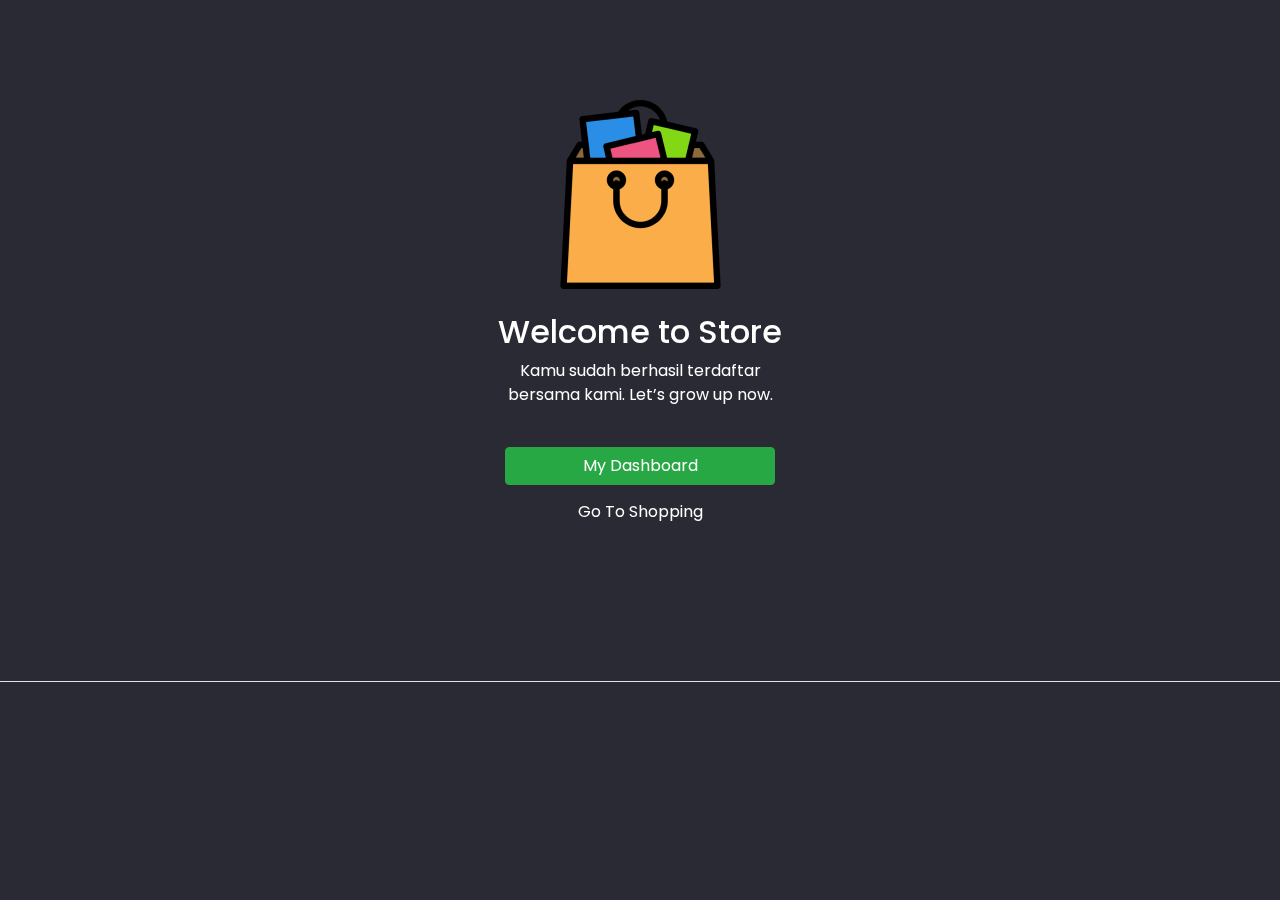
<file: register-success.html>
<!-- TODO 31 Success Register markup -->
<!DOCTYPE html>
<html lang="en">
  <head>
    <meta charset="utf-8" />
    <meta
      name="viewport"
      content="width=device-width, initial-scale=1, shrink-to-fit=no"
    />
    <meta name="description" content="" />
    <meta name="author" content="" />
 
    <title>GadgetAh! - Your Best Gadget Store</title>
 
    <!-- untuk animasi -->
    <link href="https://unpkg.com/aos@2.3.1/dist/aos.css" rel="stylesheet" />
    <!-- panggil css -->
    <link href="style/main.css" rel="stylesheet" />
  </head>
 
  <body>
    <!-- Page Content -->
    <div class="page-content page-home">
      <div class="section-success" data-aos="zoom-in">
        <div class="container">
          <div class="row align-items-center row-login justify-content-center">
            <div class="col-lg-6 text-center">
              <img src="/images/success.png" alt="" class="mb-4">
              <h2>
                Welcome to Store
              </h2>
              <p>
                Kamu sudah berhasil terdaftar <br />
                bersama kami. Let’s grow up now.
              </p>
              <div>
                <a class="btn btn-success w-50 mt-4" href="/dashboard.html">
                  My Dashboard
                </a>
                <a class="btn btn-signup w-50 mt-2" href="/index.html">
                  Go To Shopping
                </a>
              </div>
            </div>
          </div>
        </div>
      </div>
    </div>
 
    <footer>
      <div class="container">
        <div class="row">
          <div class="col-12 text-center">
            <p class="pt-4 pb-2">
              2021 Copyright Store. All Rights Reserved
            </p>
          </div>
        </div>
      </div>
    </footer>
    <!-- Bootstrap core JavaScript -->
    <script src="/vendor/jquery/jquery.slim.min.js"></script>
    <script src="/vendor/bootstrap/js/bootstrap.bundle.min.js"></script>
    <script src="https://unpkg.com/aos@2.3.1/dist/aos.js"></script>
    <script>
      AOS.init();
    </script>
    <script src="/script/navbar-scroll.js">
 
    </script>
  </body>
</html>
</file>
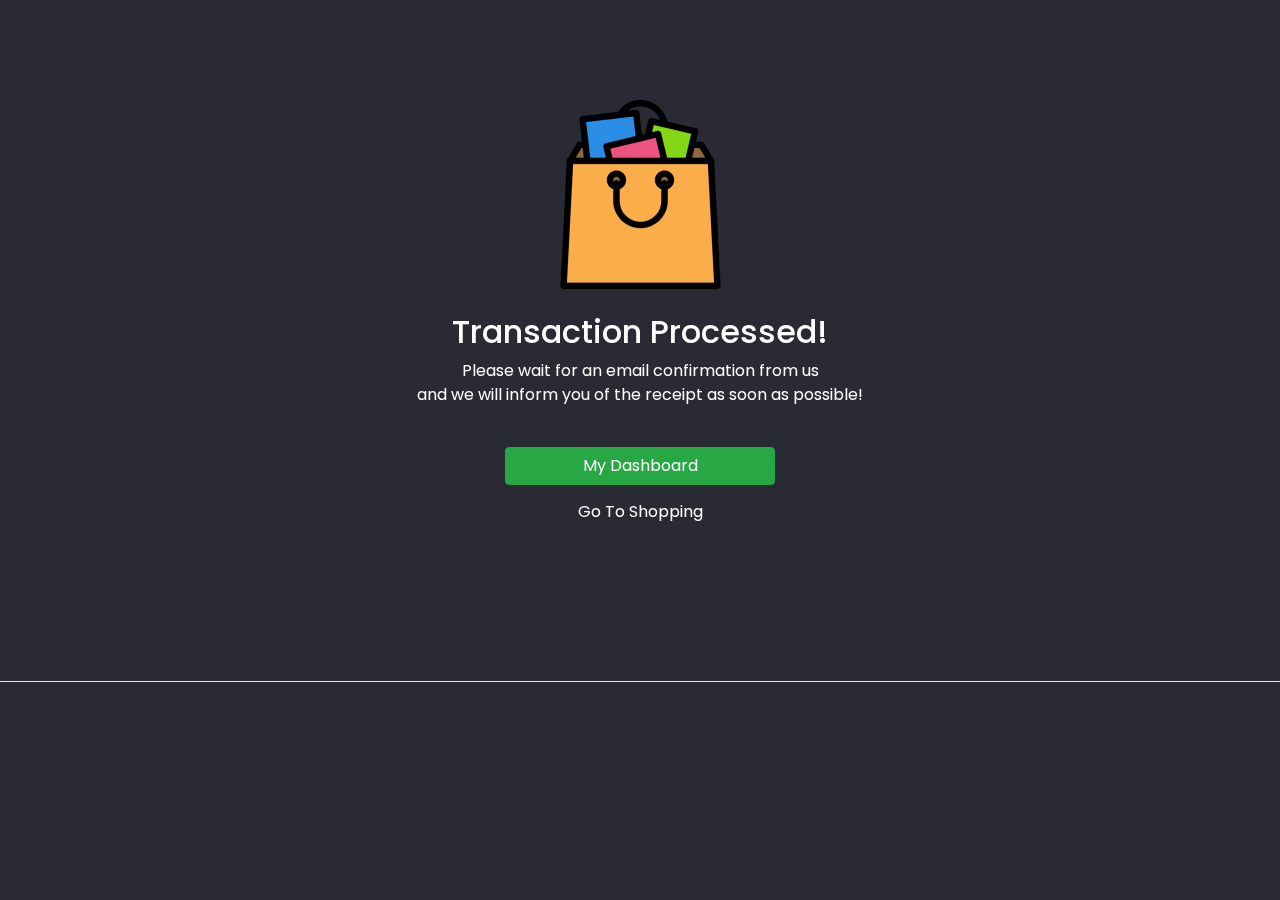
<file: success.html>
<!DOCTYPE html>
<html lang="en">
  <head>
    <meta charset="utf-8" />
    <meta
      name="viewport"
      content="width=device-width, initial-scale=1, shrink-to-fit=no"
    />
    <meta name="description" content="" />
    <meta name="author" content="" />
 
    <title>GadgetAh! - Your Best Gadget Store</title>
 
    <!-- untuk animasi -->
    <link href="https://unpkg.com/aos@2.3.1/dist/aos.css" rel="stylesheet" />
    <!-- panggil css -->
    <link href="style/main.css" rel="stylesheet" />
  </head>
 
  <body>
 
    <!-- Page Content -->
    <!-- TODO 29 Success Markup  -->
    <div class="page-content page-home">
      <div class="section-success" data-aos="zoom-in">
        <div class="container">
          <div class="row align-items-center row-login justify-content-center">
            <div class="col-lg-6 text-center">
              <img src="/images/success.png" alt="" class="mb-4">
              <h2>
                Transaction Processed!
              </h2>
              <p>
                Please wait for an email confirmation from us <br>
                and we will inform you of the receipt as soon as possible!
              </p>
              <div>
                <a class="btn btn-success w-50 mt-4" href="/dashboard.html">
                  My Dashboard
                </a>
                <a class="btn btn-signup w-50 mt-2" href="/index.html">
                  Go To Shopping
                </a>
              </div>
            </div>
          </div>
        </div>
      </div>
    </div>
 
    <footer>
      <div class="container">
        <div class="row">
          <div class="col-12 text-center">
            <p class="pt-4 pb-2">
              2021 Copyright Store. All Rights Reserved
            </p>
          </div>
        </div>
      </div>
    </footer>
    <!-- Bootstrap core JavaScript -->
    <script src="/vendor/jquery/jquery.slim.min.js"></script>
    <script src="/vendor/bootstrap/js/bootstrap.bundle.min.js"></script>
    <script src="https://unpkg.com/aos@2.3.1/dist/aos.js"></script>
    <script>
      AOS.init();
    </script>
    <script src="/script/navbar-scroll.js">
 
    </script>
  </body>
</html>
</file>
